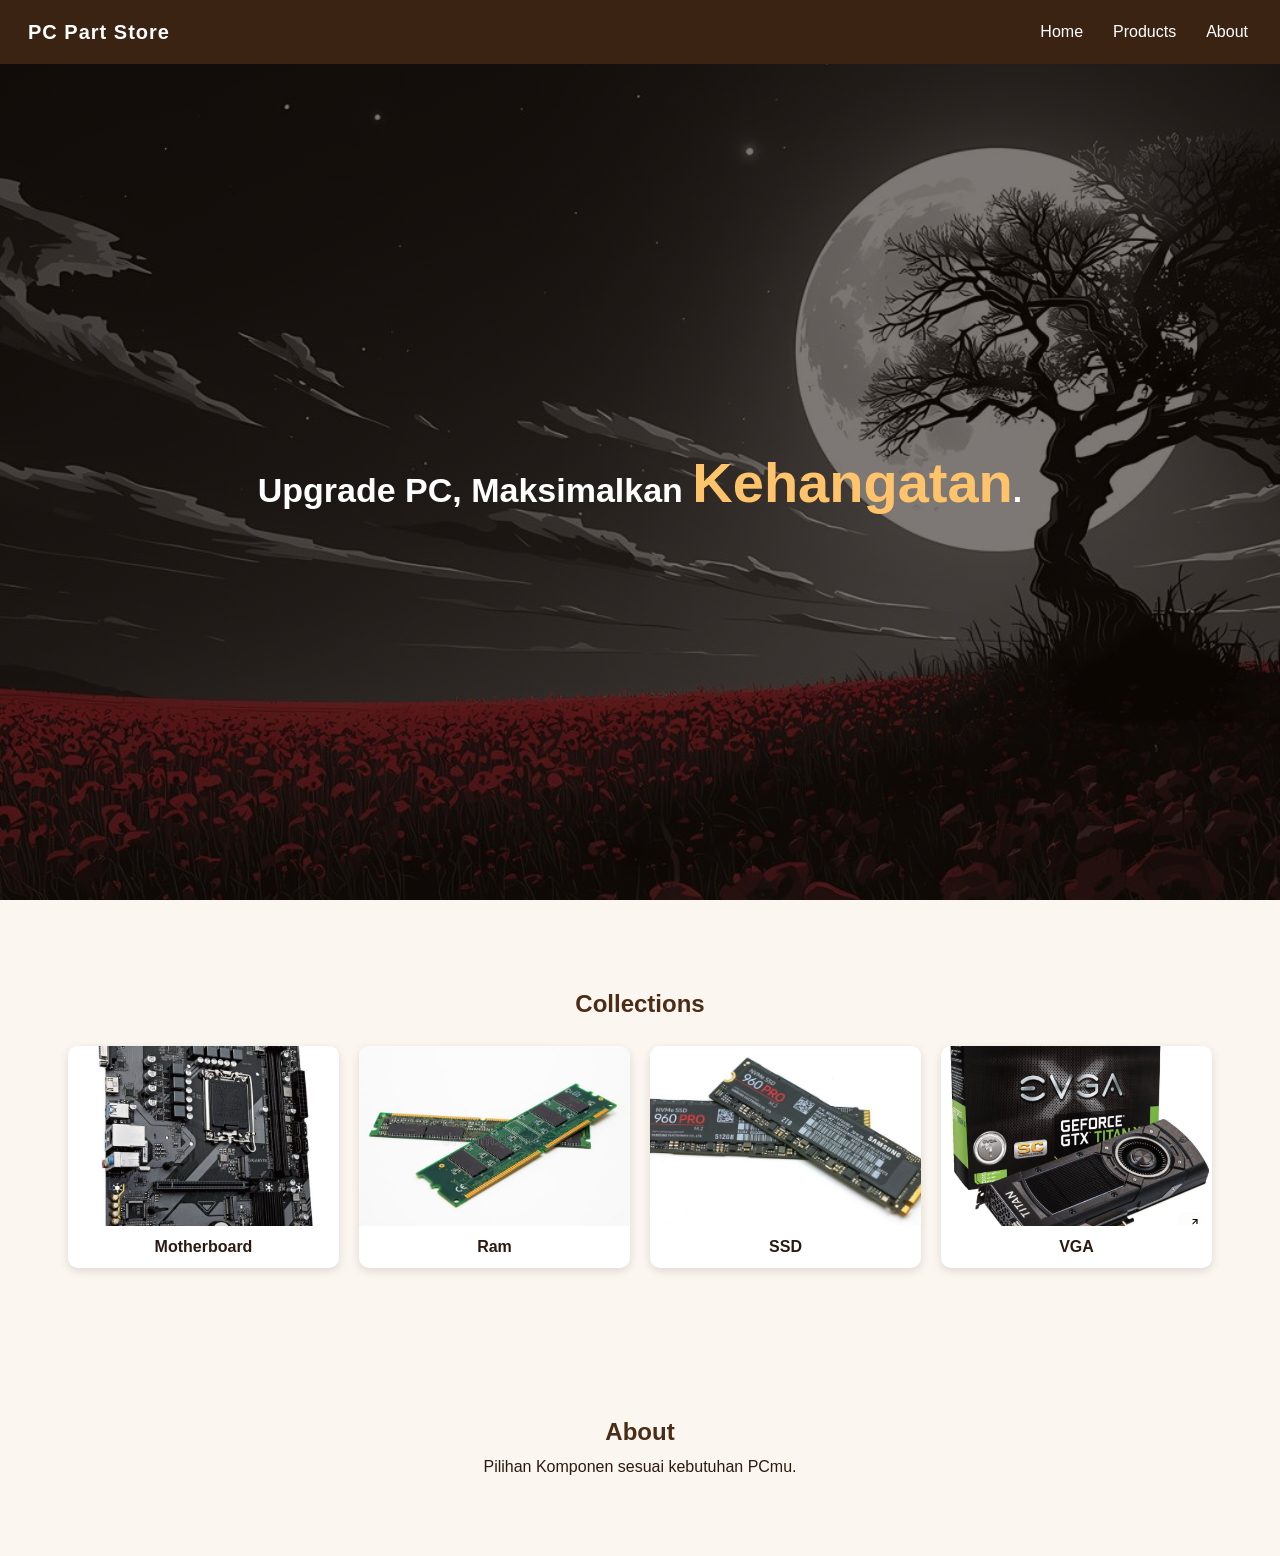
<file: index.html>
<!DOCTYPE html>
<html lang="id">
<head>
  <meta charset="UTF-8">
  <meta name="viewport" content="width=device-width, initial-scale=1.0">
  <title>PC Part Store</title>
  <link rel="stylesheet" href="style.css">
</head>
<body>
  <nav class="navbar">
    <div class="logo">PC Part Store</div>
    <ul class="menu">
      <li><a href="#home">Home</a></li>
      <li><a href="#collections">Products</a></li>
      <li><a href="#about">About</a></li>
    </ul>
  </nav>

  <section class="home" id="home">
    <h2>Upgrade PC, Maksimalkan <span>Kehangatan</span>.</h2>
  </section>

  <section class="collections" id="collections">
    <h2>Collections</h2>
    <div class="grid">
      <div class="card"><img src="1.jpg" alt="Motherboard"><p>Motherboard</p></div>
      <div class="card"><img src="Ram stock image_ Image of background, technology, platiene - 64384825.jpg" alt="Ram"><p>Ram</p></div>
      <div class="card"><img src="Samsung 960 Pro review_ The fastest consumer SSD you can buy.jpg" alt="SSD"><p>SSD</p></div>
      <div class="card"><img src="Screenshot 2026-10-09 145839.png" alt="VGA"><p>VGA</p></div>
    </div>
  </section>

  <section class="about" id="about">
    <h2>About</h2>
    <p>Pilihan Komponen sesuai kebutuhan PCmu.</p>
  </section>
</body>
</html>
</file>
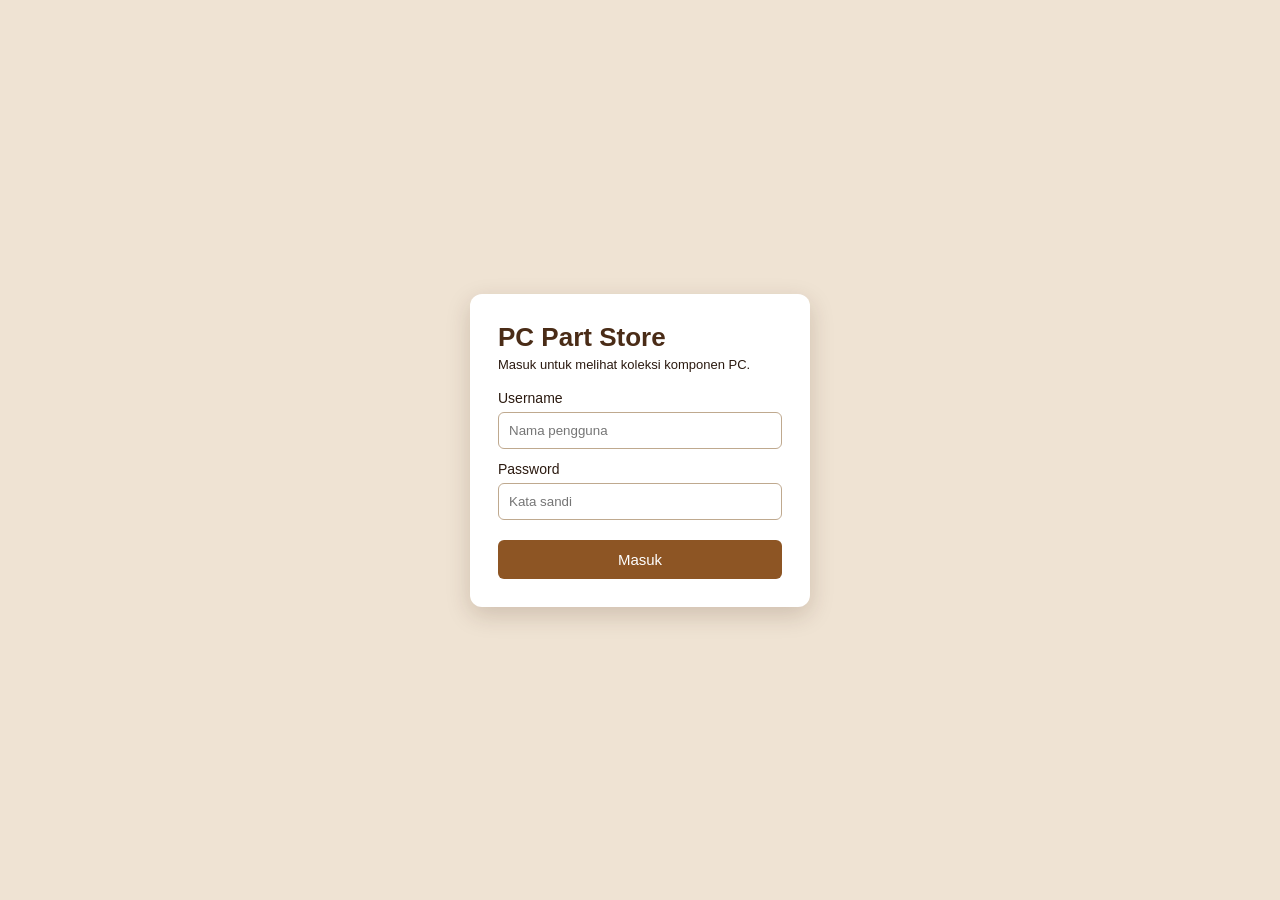
<file: login.html>
<!DOCTYPE html>
<html lang="id">
<head>
  <meta charset="UTF-8">
  <meta name="viewport" content="width=device-width, initial-scale=1.0">
  <title>Login - PC Part Store</title>
  <link rel="stylesheet" href="style.css">
</head>
<body class="login-page">
  <form class="login-card">
    <h1>PC Part Store</h1>
    <p>Masuk untuk melihat koleksi komponen PC.</p>
    <label for="username">Username</label>
    <input type="text" id="username" placeholder="Nama pengguna">
    <label for="password">Password</label>
    <input type="password" id="password" placeholder="Kata sandi">
    <a href="index.html" class="btn-login">Masuk</a>
  </form>
</body>
</html>
</file>
<file: style.css>
* { box-sizing: border-box; margin: 0; padding: 0; }
html { scroll-behavior: smooth; }
body { font-family: Arial, Helvetica, sans-serif; background: #fbf6ef; color: #2b1a10; }

/* ===== LOGIN ===== */
.login-page {
  min-height: 100vh;
  display: flex;
  justify-content: center;
  align-items: center;
  background: #efe3d3;
}
.login-card { width: 340px; background: #fff; padding: 28px; border-radius: 12px; box-shadow: 0 8px 24px rgba(60,30,10,.18); }
.login-card h1 { font-size: 26px; color: #4a2c17; }
.login-card p { font-size: 13px; margin: 4px 0 18px; }
.login-card label { display: block; font-size: 14px; margin: 12px 0 6px; }
.login-card input { width: 100%; padding: 10px; border: 1px solid #bfa98f; border-radius: 6px; background: #fff; }
.login-card input:focus { background: #fff1c9; outline: 2px solid #c68b59; }
.btn-login { display: block; width: 100%; margin-top: 20px; padding: 11px; border: none; border-radius: 6px; background: #8d5524; color: #fff; font-size: 15px; text-align: center; text-decoration: none; cursor: pointer; }
.btn-login:hover { background: #000; color: #fff; }

/* ===== NAVBAR ===== */
.navbar {
  position: fixed; top: 0; left: 0; width: 100%; z-index: 10;
  display: flex; justify-content: space-between; align-items: center;
  padding: 0 28px; height: 64px; background: #3b2314;
}
.logo { color: #fff; font-size: 20px; font-weight: bold; letter-spacing: 1px; }
.menu { list-style: none; display: flex; gap: 22px; }
.menu a { color: #fff; text-decoration: none; padding: 6px 4px; }
.menu a:hover { color: #ffc46b; }

/* ===== HOME ===== */
.home {
  min-height: 100vh; padding-top: 64px;
  background: linear-gradient(rgba(20,10,4,.55), rgba(20,10,4,.55)), url("download (3).jpg") center/cover no-repeat;
  display: flex; justify-content: center; align-items: center; text-align: center;
}
.home h2 { color: #fff; font-size: 34px; }
.home h2 span { color: #ffc46b; font-size: 56px; }

/* ===== COLLECTIONS ===== */
.collections { padding: 90px 28px 60px; max-width: 1200px; margin: 0 auto; }
.collections h2 { text-align: center; margin-bottom: 28px; color: #4a2c17; }
.grid { display: flex; gap: 20px; }
.card { flex: 1; background: #fff; border-radius: 10px; overflow: hidden; box-shadow: 0 3px 10px rgba(0,0,0,.12); text-align: center; }
.card img { width: 100%; height: 180px; object-fit: cover; display: block; }
.card p { padding: 12px; font-weight: bold; }

/* ===== ABOUT ===== */
.about { padding: 90px 28px 80px; text-align: center; max-width: 700px; margin: 0 auto; }
.about h2 { margin-bottom: 12px; color: #4a2c17; }

/* ===== RESPONSIVE (< 768px) ===== */
@media (max-width: 767px) {
  .grid { flex-wrap: wrap; }
  .card { flex: 0 0 calc(50% - 10px); }
  .home h2 { font-size: 24px; }
  .home h2 span { font-size: 38px; }
}
</file>
